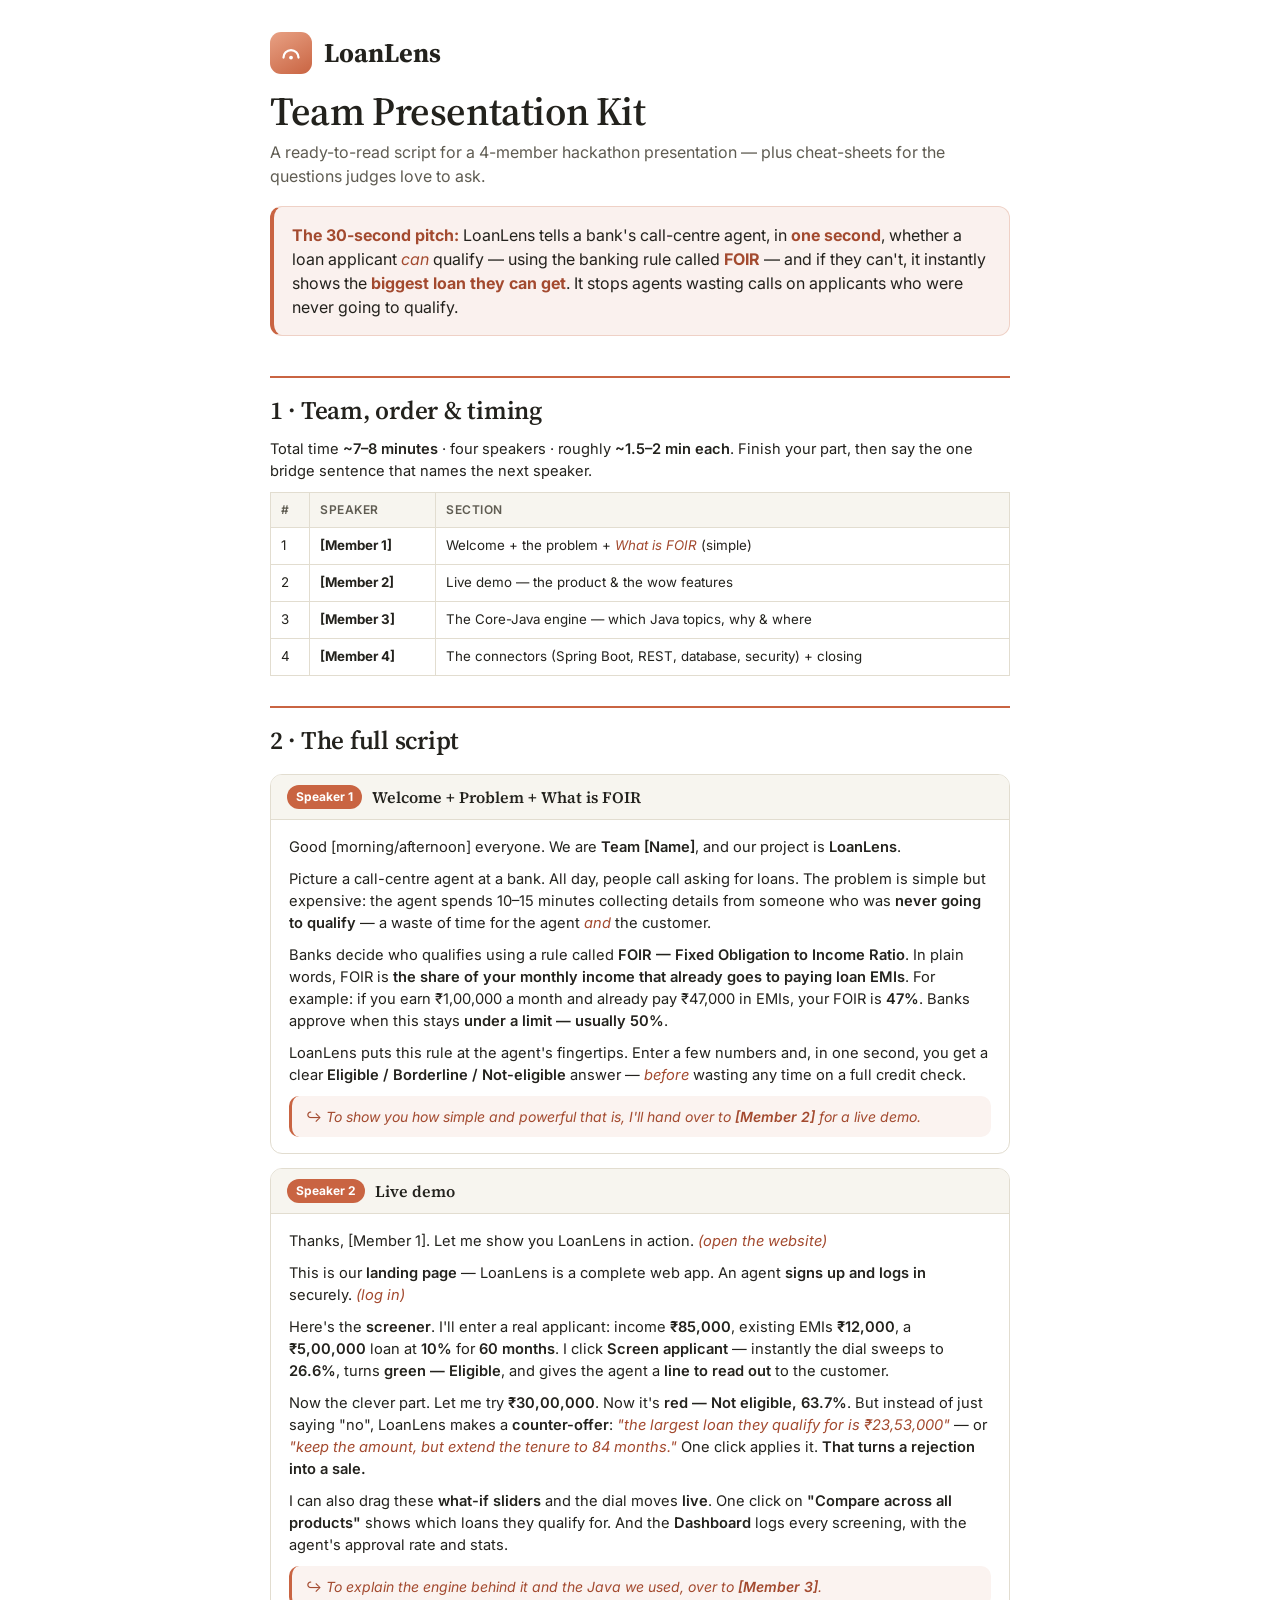
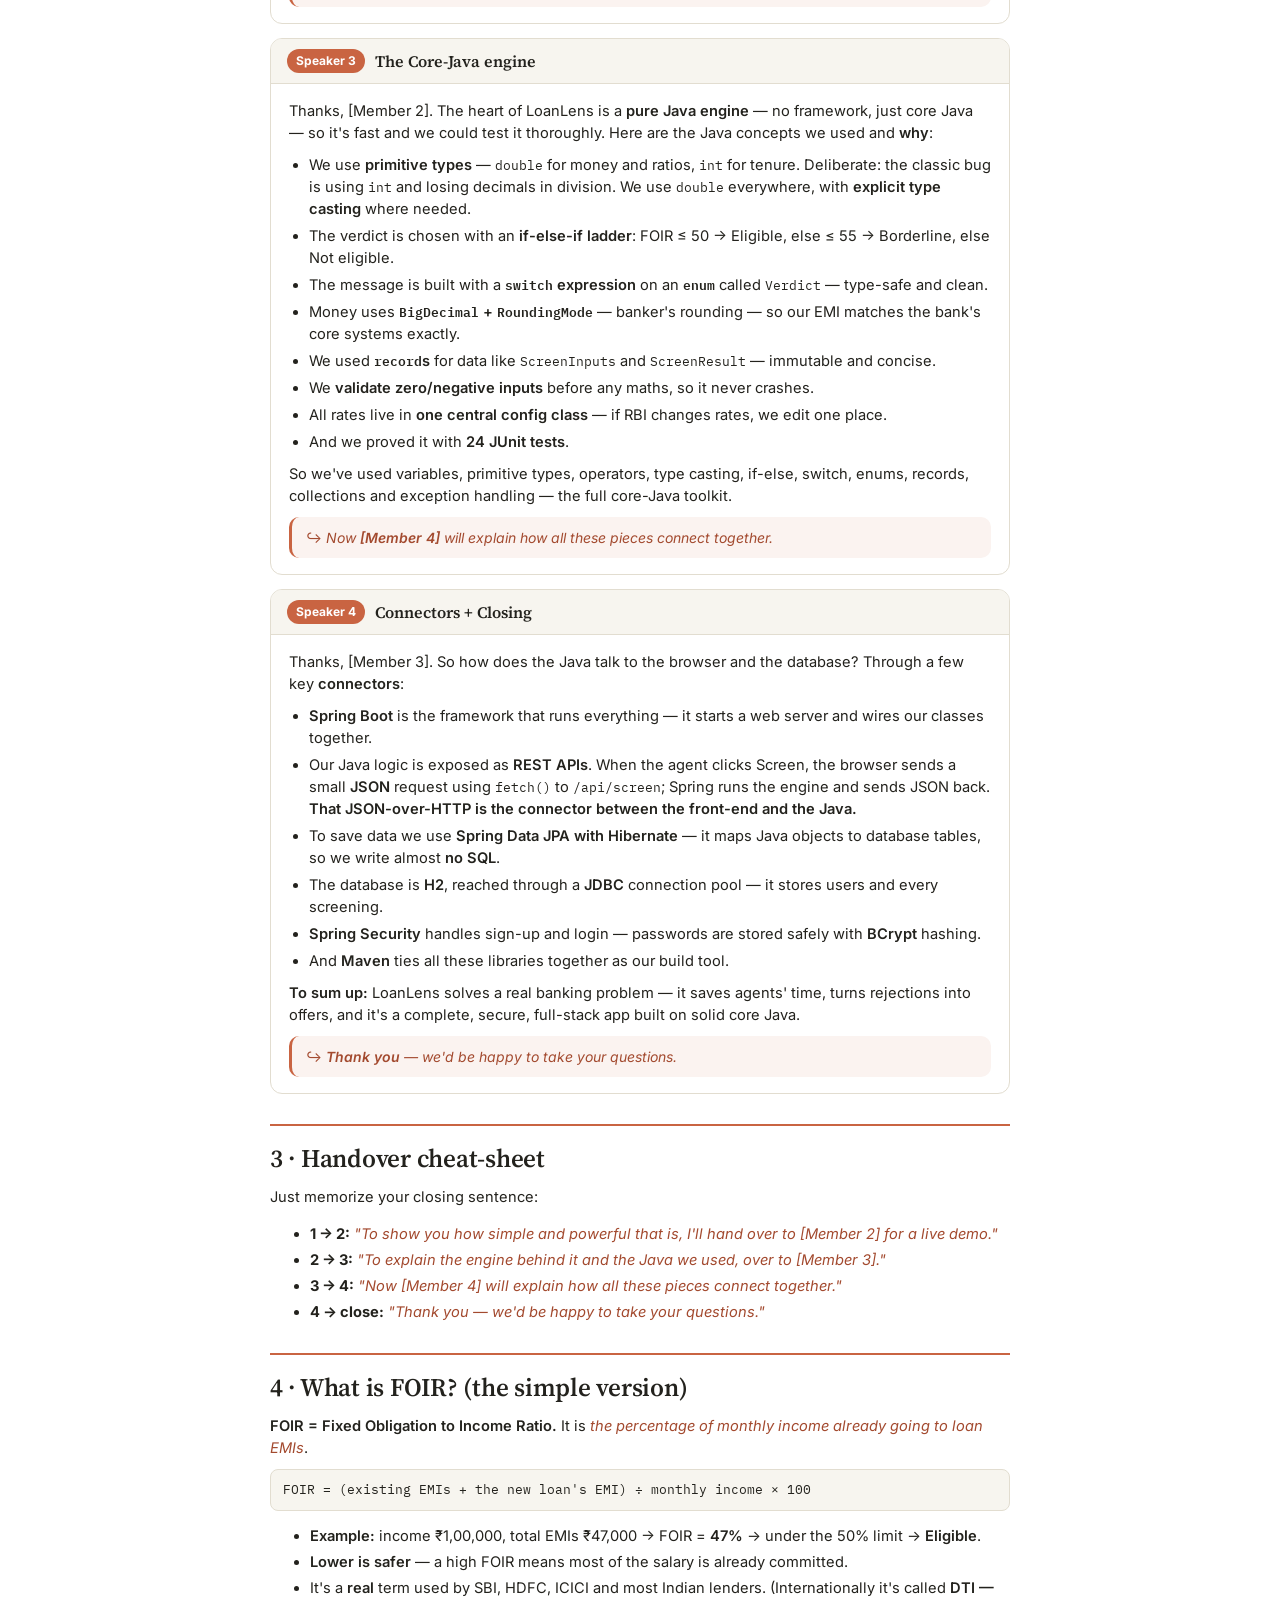
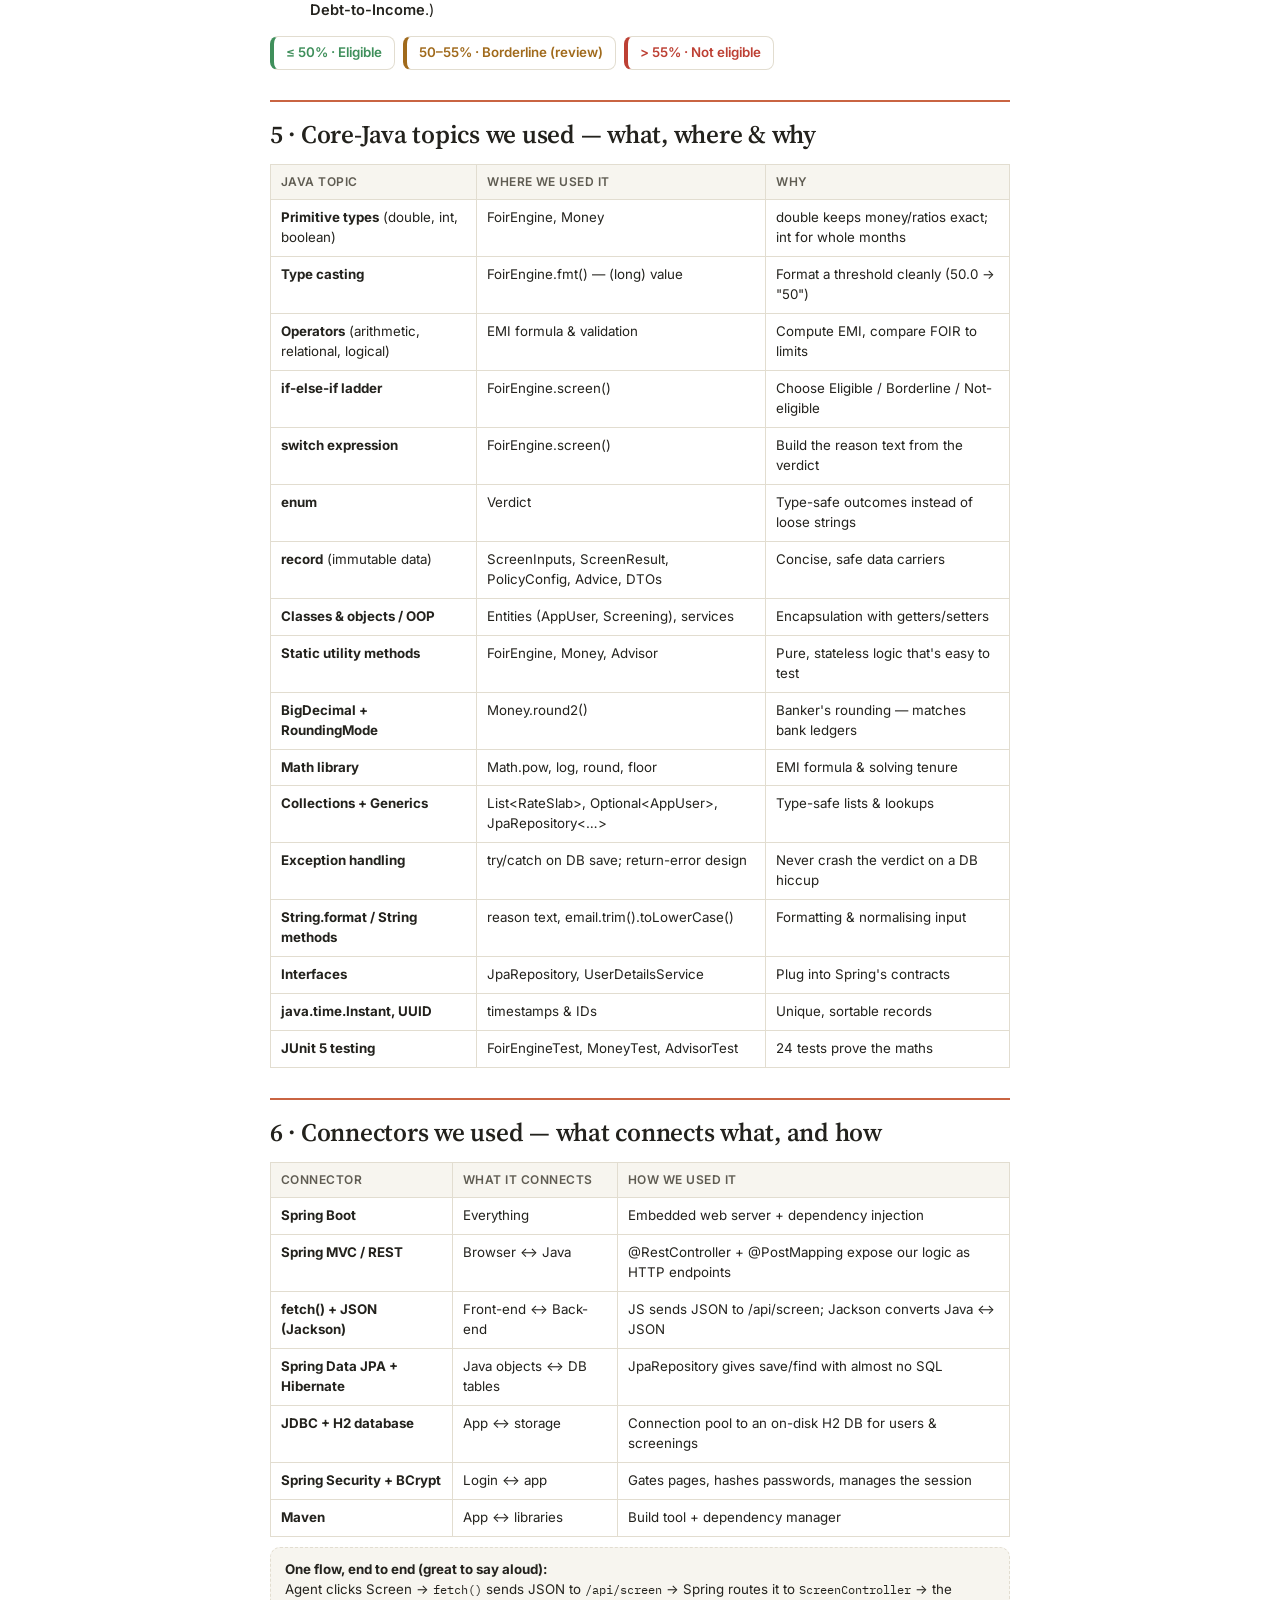
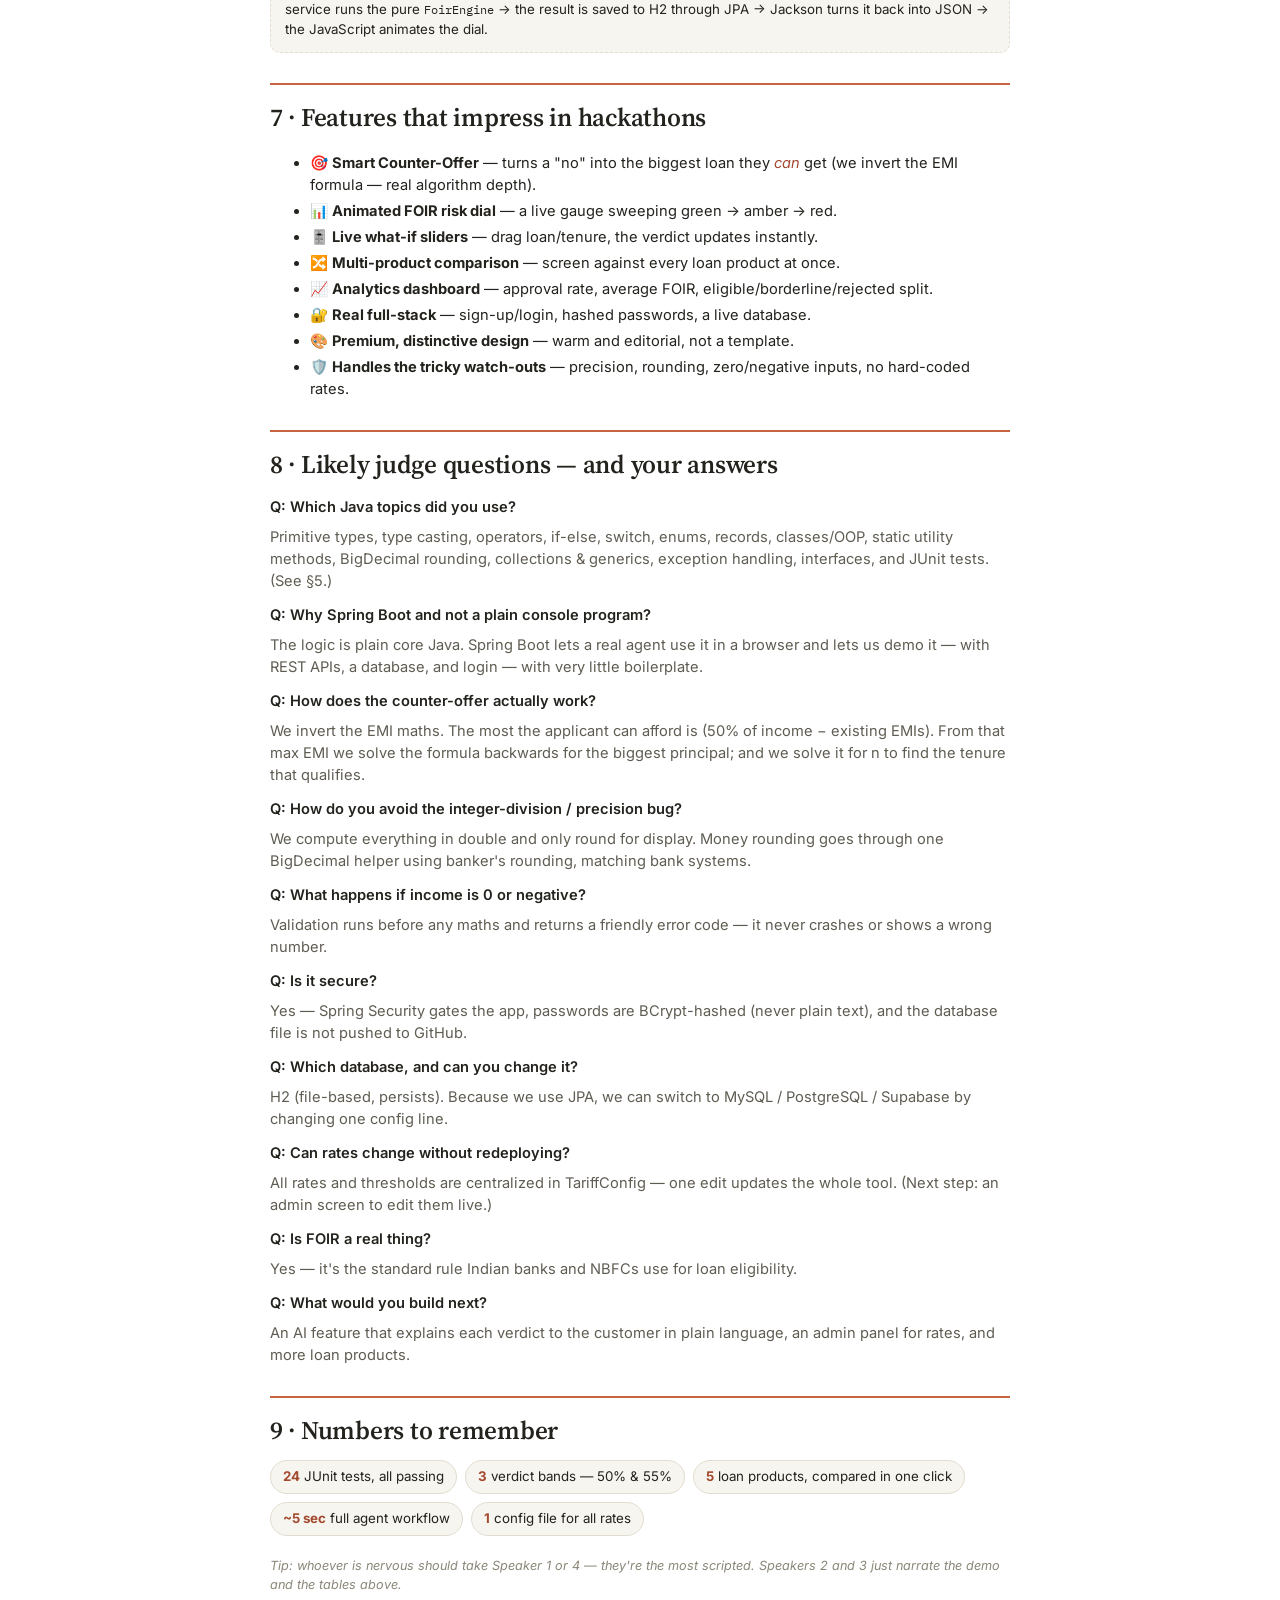
<file: docs/LoanLens-Presentation.html>
<!doctype html>
<html lang="en">
<head>
  <meta charset="utf-8" />
  <meta name="viewport" content="width=device-width, initial-scale=1" />
  <title>LoanLens — Team Presentation Kit</title>
  <link rel="preconnect" href="https://fonts.googleapis.com" />
  <link rel="preconnect" href="https://fonts.gstatic.com" crossorigin />
  <link href="https://fonts.googleapis.com/css2?family=IBM+Plex+Mono:wght@500&family=Inter:wght@400;500;600;700&family=Source+Serif+4:opsz,wght@8..60,400;8..60,500;8..60,600;8..60,700&display=swap" rel="stylesheet" />
  <style>
    :root {
      --ink: #23221d;
      --dim: #5f5c52;
      --faint: #8a8678;
      --brand: #c96442;
      --brand-dark: #a34a2f;
      --green: #3f8f5b;
      --amber: #a06a1c;
      --red: #bd4034;
      --cream: #f7f5ef;
      --line: #e2ddd0;
      --serif: "Source Serif 4", Georgia, "Times New Roman", serif;
      --sans: "Inter", -apple-system, "Helvetica Neue", Arial, sans-serif;
      --mono: "IBM Plex Mono", ui-monospace, monospace;
    }
    * { box-sizing: border-box; }
    html { -webkit-print-color-adjust: exact; print-color-adjust: exact; }
    body {
      margin: 0;
      font-family: var(--sans);
      color: var(--ink);
      font-size: 11pt;
      line-height: 1.5;
      background: #fff;
    }
    .page { max-width: 800px; margin: 0 auto; padding: 24px 30px 60px; }

    h1, h2, h3, h4 { font-family: var(--serif); font-weight: 600; color: var(--ink); letter-spacing: -0.01em; }
    h2 { font-size: 19pt; margin: 30px 0 4px; padding-top: 14px; border-top: 2px solid var(--brand); }
    h3 { font-size: 13pt; margin: 18px 0 6px; }
    p { margin: 8px 0; }
    a { color: var(--brand-dark); }
    em { color: var(--brand-dark); font-style: italic; }
    strong { font-weight: 600; }
    code, .mono { font-family: var(--mono); font-size: 0.9em; }

    /* cover */
    .cover { text-align: left; padding: 8px 0 4px; }
    .logo { display: inline-flex; align-items: center; gap: 12px; }
    .logo .mark {
      width: 42px; height: 42px; border-radius: 11px; display: grid; place-items: center;
      background: linear-gradient(150deg, #e8a184, var(--brand));
    }
    .logo .mark svg { width: 24px; height: 24px; }
    .logo .name { font-family: var(--serif); font-weight: 700; font-size: 20pt; }
    .cover h1 { font-size: 30pt; line-height: 1.05; margin: 16px 0 6px; }
    .cover .sub { color: var(--dim); font-size: 12pt; }
    .pitch {
      margin: 18px 0 6px; padding: 16px 18px; border-radius: 12px;
      background: color-mix(in srgb, var(--brand) 9%, #fff);
      border: 1px solid color-mix(in srgb, var(--brand) 30%, #fff);
      border-left: 4px solid var(--brand);
      font-size: 12pt;
    }
    .pitch b { color: var(--brand-dark); }

    /* tables */
    table { width: 100%; border-collapse: collapse; margin: 10px 0; font-size: 10pt; page-break-inside: auto; }
    th, td { text-align: left; padding: 8px 10px; border: 1px solid var(--line); vertical-align: top; }
    th { background: var(--cream); font-weight: 600; font-size: 9pt; text-transform: uppercase; letter-spacing: 0.04em; color: var(--dim); }
    tr { page-break-inside: avoid; }
    td b, td strong { color: var(--ink); }

    /* speaker cards */
    .speaker {
      margin: 14px 0; border: 1px solid var(--line); border-radius: 12px; overflow: hidden;
      page-break-inside: avoid;
    }
    .speaker__head {
      background: var(--cream); padding: 10px 16px; border-bottom: 1px solid var(--line);
      font-family: var(--serif); font-weight: 600; font-size: 12pt;
      display: flex; align-items: center; gap: 10px;
    }
    .speaker__badge {
      background: var(--brand); color: #fff; font-family: var(--sans); font-weight: 700;
      font-size: 9pt; padding: 3px 9px; border-radius: 999px;
    }
    .speaker__body { padding: 6px 18px 14px; }
    .speaker__body p { margin: 10px 0; }
    .speaker__body ul { margin: 8px 0; padding-left: 20px; }
    .speaker__body li { margin: 5px 0; }

    .handover {
      margin: 10px 0 2px; padding: 10px 14px; border-radius: 10px;
      background: color-mix(in srgb, var(--brand) 8%, #fff);
      border-left: 3px solid var(--brand);
      font-style: italic; color: var(--brand-dark); font-size: 10.5pt;
    }
    .handover::before { content: "↪ "; font-style: normal; }

    .formula {
      font-family: var(--mono); font-size: 10pt; background: var(--cream);
      border: 1px solid var(--line); border-radius: 8px; padding: 10px 12px; margin: 10px 0;
    }
    .bands { display: flex; gap: 8px; margin: 10px 0; flex-wrap: wrap; }
    .band { padding: 6px 12px; border-radius: 8px; font-size: 10pt; font-weight: 600; border: 1px solid var(--line); border-left-width: 4px; }
    .band.g { border-left-color: var(--green); color: var(--green); }
    .band.a { border-left-color: var(--amber); color: var(--amber); }
    .band.r { border-left-color: var(--red); color: var(--red); }

    .flow {
      margin: 10px 0; padding: 12px 14px; border-radius: 10px; background: var(--cream);
      border: 1px dashed var(--line); font-size: 10pt;
    }
    .qa { margin: 10px 0; }
    .qa .q { font-weight: 600; color: var(--ink); margin-top: 12px; }
    .qa .a { color: var(--dim); margin-top: 2px; }

    .chips { display: flex; flex-wrap: wrap; gap: 8px; margin: 10px 0; }
    .chip { padding: 6px 12px; border-radius: 999px; background: var(--cream); border: 1px solid var(--line); font-size: 10pt; }
    .chip b { color: var(--brand-dark); }

    .note { color: var(--faint); font-size: 9.5pt; font-style: italic; margin-top: 20px; }
    .break { page-break-before: always; }
    ul.tight li { margin: 4px 0; }
  </style>
</head>
<body>
  <div class="page">

    <!-- COVER -->
    <div class="cover">
      <div class="logo">
        <span class="mark"><svg viewBox="0 0 32 32"><path d="M6 22a10 10 0 1 1 20 0" fill="none" stroke="#fff" stroke-width="3" stroke-linecap="round"/><circle cx="16" cy="22" r="2.5" fill="#fff"/></svg></span>
        <span class="name">LoanLens</span>
      </div>
      <h1>Team Presentation Kit</h1>
      <p class="sub">A ready-to-read script for a 4-member hackathon presentation — plus cheat-sheets for the questions judges love to ask.</p>
      <div class="pitch">
        <b>The 30-second pitch:</b> LoanLens tells a bank's call-centre agent, in <b>one second</b>,
        whether a loan applicant <em>can</em> qualify — using the banking rule called <b>FOIR</b> — and
        if they can't, it instantly shows the <b>biggest loan they can get</b>. It stops agents wasting
        calls on applicants who were never going to qualify.
      </div>
    </div>

    <!-- 1. TEAM & TIMING -->
    <h2>1 · Team, order &amp; timing</h2>
    <p>Total time <strong>~7–8 minutes</strong> · four speakers · roughly <strong>~1.5–2 min each</strong>.
    Finish your part, then say the one bridge sentence that names the next speaker.</p>
    <table>
      <thead><tr><th>#</th><th>Speaker</th><th>Section</th></tr></thead>
      <tbody>
        <tr><td>1</td><td><b>[Member 1]</b></td><td>Welcome + the problem + <em>What is FOIR</em> (simple)</td></tr>
        <tr><td>2</td><td><b>[Member 2]</b></td><td>Live demo — the product &amp; the wow features</td></tr>
        <tr><td>3</td><td><b>[Member 3]</b></td><td>The Core-Java engine — which Java topics, why &amp; where</td></tr>
        <tr><td>4</td><td><b>[Member 4]</b></td><td>The connectors (Spring Boot, REST, database, security) + closing</td></tr>
      </tbody>
    </table>

    <!-- 2. FULL SCRIPT -->
    <h2>2 · The full script</h2>

    <div class="speaker">
      <div class="speaker__head"><span class="speaker__badge">Speaker 1</span> Welcome + Problem + What is FOIR</div>
      <div class="speaker__body">
        <p>Good [morning/afternoon] everyone. We are <strong>Team [Name]</strong>, and our project is <strong>LoanLens</strong>.</p>
        <p>Picture a call-centre agent at a bank. All day, people call asking for loans. The problem is simple but expensive: the agent spends 10–15 minutes collecting details from someone who was <strong>never going to qualify</strong> — a waste of time for the agent <em>and</em> the customer.</p>
        <p>Banks decide who qualifies using a rule called <strong>FOIR — Fixed Obligation to Income Ratio</strong>. In plain words, FOIR is <strong>the share of your monthly income that already goes to paying loan EMIs</strong>. For example: if you earn ₹1,00,000 a month and already pay ₹47,000 in EMIs, your FOIR is <strong>47%</strong>. Banks approve when this stays <strong>under a limit — usually 50%</strong>.</p>
        <p>LoanLens puts this rule at the agent's fingertips. Enter a few numbers and, in one second, you get a clear <strong>Eligible / Borderline / Not-eligible</strong> answer — <em>before</em> wasting any time on a full credit check.</p>
        <div class="handover">To show you how simple and powerful that is, I'll hand over to <strong>[Member 2]</strong> for a live demo.</div>
      </div>
    </div>

    <div class="speaker">
      <div class="speaker__head"><span class="speaker__badge">Speaker 2</span> Live demo</div>
      <div class="speaker__body">
        <p>Thanks, [Member 1]. Let me show you LoanLens in action. <em>(open the website)</em></p>
        <p>This is our <strong>landing page</strong> — LoanLens is a complete web app. An agent <strong>signs up and logs in</strong> securely. <em>(log in)</em></p>
        <p>Here's the <strong>screener</strong>. I'll enter a real applicant: income <strong>₹85,000</strong>, existing EMIs <strong>₹12,000</strong>, a <strong>₹5,00,000</strong> loan at <strong>10%</strong> for <strong>60 months</strong>. I click <strong>Screen applicant</strong> — instantly the dial sweeps to <strong>26.6%</strong>, turns <strong>green — Eligible</strong>, and gives the agent a <strong>line to read out</strong> to the customer.</p>
        <p>Now the clever part. Let me try <strong>₹30,00,000</strong>. Now it's <strong>red — Not eligible, 63.7%</strong>. But instead of just saying "no", LoanLens makes a <strong>counter-offer</strong>: <em>"the largest loan they qualify for is ₹23,53,000"</em> — or <em>"keep the amount, but extend the tenure to 84 months."</em> One click applies it. <strong>That turns a rejection into a sale.</strong></p>
        <p>I can also drag these <strong>what-if sliders</strong> and the dial moves <strong>live</strong>. One click on <strong>"Compare across all products"</strong> shows which loans they qualify for. And the <strong>Dashboard</strong> logs every screening, with the agent's approval rate and stats.</p>
        <div class="handover">To explain the engine behind it and the Java we used, over to <strong>[Member 3]</strong>.</div>
      </div>
    </div>

    <div class="speaker">
      <div class="speaker__head"><span class="speaker__badge">Speaker 3</span> The Core-Java engine</div>
      <div class="speaker__body">
        <p>Thanks, [Member 2]. The heart of LoanLens is a <strong>pure Java engine</strong> — no framework, just core Java — so it's fast and we could test it thoroughly. Here are the Java concepts we used and <strong>why</strong>:</p>
        <ul>
          <li>We use <strong>primitive types</strong> — <code>double</code> for money and ratios, <code>int</code> for tenure. Deliberate: the classic bug is using <code>int</code> and losing decimals in division. We use <code>double</code> everywhere, with <strong>explicit type casting</strong> where needed.</li>
          <li>The verdict is chosen with an <strong>if-else-if ladder</strong>: FOIR ≤ 50 → Eligible, else ≤ 55 → Borderline, else Not eligible.</li>
          <li>The message is built with a <strong><code>switch</code> expression</strong> on an <strong><code>enum</code></strong> called <code>Verdict</code> — type-safe and clean.</li>
          <li>Money uses <strong><code>BigDecimal</code> + <code>RoundingMode</code></strong> — banker's rounding — so our EMI matches the bank's core systems exactly.</li>
          <li>We used <strong><code>record</code>s</strong> for data like <code>ScreenInputs</code> and <code>ScreenResult</code> — immutable and concise.</li>
          <li>We <strong>validate zero/negative inputs</strong> before any maths, so it never crashes.</li>
          <li>All rates live in <strong>one central config class</strong> — if RBI changes rates, we edit one place.</li>
          <li>And we proved it with <strong>24 JUnit tests</strong>.</li>
        </ul>
        <p>So we've used variables, primitive types, operators, type casting, if-else, switch, enums, records, collections and exception handling — the full core-Java toolkit.</p>
        <div class="handover">Now <strong>[Member 4]</strong> will explain how all these pieces connect together.</div>
      </div>
    </div>

    <div class="speaker">
      <div class="speaker__head"><span class="speaker__badge">Speaker 4</span> Connectors + Closing</div>
      <div class="speaker__body">
        <p>Thanks, [Member 3]. So how does the Java talk to the browser and the database? Through a few key <strong>connectors</strong>:</p>
        <ul>
          <li><strong>Spring Boot</strong> is the framework that runs everything — it starts a web server and wires our classes together.</li>
          <li>Our Java logic is exposed as <strong>REST APIs</strong>. When the agent clicks Screen, the browser sends a small <strong>JSON</strong> request using <code>fetch()</code> to <code>/api/screen</code>; Spring runs the engine and sends JSON back. <strong>That JSON-over-HTTP is the connector between the front-end and the Java.</strong></li>
          <li>To save data we use <strong>Spring Data JPA with Hibernate</strong> — it maps Java objects to database tables, so we write almost <strong>no SQL</strong>.</li>
          <li>The database is <strong>H2</strong>, reached through a <strong>JDBC</strong> connection pool — it stores users and every screening.</li>
          <li><strong>Spring Security</strong> handles sign-up and login — passwords are stored safely with <strong>BCrypt</strong> hashing.</li>
          <li>And <strong>Maven</strong> ties all these libraries together as our build tool.</li>
        </ul>
        <p><strong>To sum up:</strong> LoanLens solves a real banking problem — it saves agents' time, turns rejections into offers, and it's a complete, secure, full-stack app built on solid core Java.</p>
        <div class="handover"><strong>Thank you</strong> — we'd be happy to take your questions.</div>
      </div>
    </div>

    <!-- 3. HANDOVER CHEAT SHEET -->
    <h2>3 · Handover cheat-sheet</h2>
    <p>Just memorize your closing sentence:</p>
    <ul class="tight">
      <li><b>1 → 2:</b> <em>"To show you how simple and powerful that is, I'll hand over to [Member 2] for a live demo."</em></li>
      <li><b>2 → 3:</b> <em>"To explain the engine behind it and the Java we used, over to [Member 3]."</em></li>
      <li><b>3 → 4:</b> <em>"Now [Member 4] will explain how all these pieces connect together."</em></li>
      <li><b>4 → close:</b> <em>"Thank you — we'd be happy to take your questions."</em></li>
    </ul>

    <!-- 4. WHAT IS FOIR -->
    <h2 class="break">4 · What is FOIR? (the simple version)</h2>
    <p><strong>FOIR = Fixed Obligation to Income Ratio.</strong> It is <em>the percentage of monthly income already going to loan EMIs</em>.</p>
    <div class="formula">FOIR  =  (existing EMIs  +  the new loan's EMI)  ÷  monthly income  × 100</div>
    <ul class="tight">
      <li><strong>Example:</strong> income ₹1,00,000, total EMIs ₹47,000 → FOIR = <strong>47%</strong> → under the 50% limit → <strong>Eligible</strong>.</li>
      <li><strong>Lower is safer</strong> — a high FOIR means most of the salary is already committed.</li>
      <li>It's a <strong>real</strong> term used by SBI, HDFC, ICICI and most Indian lenders. (Internationally it's called <strong>DTI — Debt-to-Income</strong>.)</li>
    </ul>
    <div class="bands">
      <span class="band g">≤ 50% · Eligible</span>
      <span class="band a">50–55% · Borderline (review)</span>
      <span class="band r">&gt; 55% · Not eligible</span>
    </div>

    <!-- 5. JAVA TOPICS -->
    <h2>5 · Core-Java topics we used — what, where &amp; why</h2>
    <table>
      <thead><tr><th>Java topic</th><th>Where we used it</th><th>Why</th></tr></thead>
      <tbody>
        <tr><td><b>Primitive types</b> (double, int, boolean)</td><td>FoirEngine, Money</td><td>double keeps money/ratios exact; int for whole months</td></tr>
        <tr><td><b>Type casting</b></td><td>FoirEngine.fmt() — (long) value</td><td>Format a threshold cleanly (50.0 → "50")</td></tr>
        <tr><td><b>Operators</b> (arithmetic, relational, logical)</td><td>EMI formula &amp; validation</td><td>Compute EMI, compare FOIR to limits</td></tr>
        <tr><td><b>if-else-if ladder</b></td><td>FoirEngine.screen()</td><td>Choose Eligible / Borderline / Not-eligible</td></tr>
        <tr><td><b>switch expression</b></td><td>FoirEngine.screen()</td><td>Build the reason text from the verdict</td></tr>
        <tr><td><b>enum</b></td><td>Verdict</td><td>Type-safe outcomes instead of loose strings</td></tr>
        <tr><td><b>record</b> (immutable data)</td><td>ScreenInputs, ScreenResult, PolicyConfig, Advice, DTOs</td><td>Concise, safe data carriers</td></tr>
        <tr><td><b>Classes &amp; objects / OOP</b></td><td>Entities (AppUser, Screening), services</td><td>Encapsulation with getters/setters</td></tr>
        <tr><td><b>Static utility methods</b></td><td>FoirEngine, Money, Advisor</td><td>Pure, stateless logic that's easy to test</td></tr>
        <tr><td><b>BigDecimal + RoundingMode</b></td><td>Money.round2()</td><td>Banker's rounding — matches bank ledgers</td></tr>
        <tr><td><b>Math library</b></td><td>Math.pow, log, round, floor</td><td>EMI formula &amp; solving tenure</td></tr>
        <tr><td><b>Collections + Generics</b></td><td>List&lt;RateSlab&gt;, Optional&lt;AppUser&gt;, JpaRepository&lt;…&gt;</td><td>Type-safe lists &amp; lookups</td></tr>
        <tr><td><b>Exception handling</b></td><td>try/catch on DB save; return-error design</td><td>Never crash the verdict on a DB hiccup</td></tr>
        <tr><td><b>String.format / String methods</b></td><td>reason text, email.trim().toLowerCase()</td><td>Formatting &amp; normalising input</td></tr>
        <tr><td><b>Interfaces</b></td><td>JpaRepository, UserDetailsService</td><td>Plug into Spring's contracts</td></tr>
        <tr><td><b>java.time.Instant, UUID</b></td><td>timestamps &amp; IDs</td><td>Unique, sortable records</td></tr>
        <tr><td><b>JUnit 5 testing</b></td><td>FoirEngineTest, MoneyTest, AdvisorTest</td><td>24 tests prove the maths</td></tr>
      </tbody>
    </table>

    <!-- 6. CONNECTORS -->
    <h2 class="break">6 · Connectors we used — what connects what, and how</h2>
    <table>
      <thead><tr><th>Connector</th><th>What it connects</th><th>How we used it</th></tr></thead>
      <tbody>
        <tr><td><b>Spring Boot</b></td><td>Everything</td><td>Embedded web server + dependency injection</td></tr>
        <tr><td><b>Spring MVC / REST</b></td><td>Browser ↔ Java</td><td>@RestController + @PostMapping expose our logic as HTTP endpoints</td></tr>
        <tr><td><b>fetch() + JSON (Jackson)</b></td><td>Front-end ↔ Back-end</td><td>JS sends JSON to /api/screen; Jackson converts Java ↔ JSON</td></tr>
        <tr><td><b>Spring Data JPA + Hibernate</b></td><td>Java objects ↔ DB tables</td><td>JpaRepository gives save/find with almost no SQL</td></tr>
        <tr><td><b>JDBC + H2 database</b></td><td>App ↔ storage</td><td>Connection pool to an on-disk H2 DB for users &amp; screenings</td></tr>
        <tr><td><b>Spring Security + BCrypt</b></td><td>Login ↔ app</td><td>Gates pages, hashes passwords, manages the session</td></tr>
        <tr><td><b>Maven</b></td><td>App ↔ libraries</td><td>Build tool + dependency manager</td></tr>
      </tbody>
    </table>
    <div class="flow">
      <b>One flow, end to end (great to say aloud):</b><br />
      Agent clicks Screen → <code>fetch()</code> sends JSON to <code>/api/screen</code> → Spring routes it to
      <code>ScreenController</code> → the service runs the pure <code>FoirEngine</code> → the result is saved to H2
      through JPA → Jackson turns it back into JSON → the JavaScript animates the dial.
    </div>

    <!-- 7. FEATURES -->
    <h2>7 · Features that impress in hackathons</h2>
    <ul class="tight">
      <li>🎯 <b>Smart Counter-Offer</b> — turns a "no" into the biggest loan they <em>can</em> get (we invert the EMI formula — real algorithm depth).</li>
      <li>📊 <b>Animated FOIR risk dial</b> — a live gauge sweeping green → amber → red.</li>
      <li>🎚️ <b>Live what-if sliders</b> — drag loan/tenure, the verdict updates instantly.</li>
      <li>🔀 <b>Multi-product comparison</b> — screen against every loan product at once.</li>
      <li>📈 <b>Analytics dashboard</b> — approval rate, average FOIR, eligible/borderline/rejected split.</li>
      <li>🔐 <b>Real full-stack</b> — sign-up/login, hashed passwords, a live database.</li>
      <li>🎨 <b>Premium, distinctive design</b> — warm and editorial, not a template.</li>
      <li>🛡️ <b>Handles the tricky watch-outs</b> — precision, rounding, zero/negative inputs, no hard-coded rates.</li>
    </ul>

    <!-- 8. Q&A -->
    <h2 class="break">8 · Likely judge questions — and your answers</h2>
    <div class="qa">
      <p class="q">Q: Which Java topics did you use?</p>
      <p class="a">Primitive types, type casting, operators, if-else, switch, enums, records, classes/OOP, static utility methods, BigDecimal rounding, collections &amp; generics, exception handling, interfaces, and JUnit tests. (See §5.)</p>
      <p class="q">Q: Why Spring Boot and not a plain console program?</p>
      <p class="a">The logic is plain core Java. Spring Boot lets a real agent use it in a browser and lets us demo it — with REST APIs, a database, and login — with very little boilerplate.</p>
      <p class="q">Q: How does the counter-offer actually work?</p>
      <p class="a">We invert the EMI maths. The most the applicant can afford is (50% of income − existing EMIs). From that max EMI we solve the formula backwards for the biggest principal; and we solve it for n to find the tenure that qualifies.</p>
      <p class="q">Q: How do you avoid the integer-division / precision bug?</p>
      <p class="a">We compute everything in double and only round for display. Money rounding goes through one BigDecimal helper using banker's rounding, matching bank systems.</p>
      <p class="q">Q: What happens if income is 0 or negative?</p>
      <p class="a">Validation runs before any maths and returns a friendly error code — it never crashes or shows a wrong number.</p>
      <p class="q">Q: Is it secure?</p>
      <p class="a">Yes — Spring Security gates the app, passwords are BCrypt-hashed (never plain text), and the database file is not pushed to GitHub.</p>
      <p class="q">Q: Which database, and can you change it?</p>
      <p class="a">H2 (file-based, persists). Because we use JPA, we can switch to MySQL / PostgreSQL / Supabase by changing one config line.</p>
      <p class="q">Q: Can rates change without redeploying?</p>
      <p class="a">All rates and thresholds are centralized in TariffConfig — one edit updates the whole tool. (Next step: an admin screen to edit them live.)</p>
      <p class="q">Q: Is FOIR a real thing?</p>
      <p class="a">Yes — it's the standard rule Indian banks and NBFCs use for loan eligibility.</p>
      <p class="q">Q: What would you build next?</p>
      <p class="a">An AI feature that explains each verdict to the customer in plain language, an admin panel for rates, and more loan products.</p>
    </div>

    <!-- 9. NUMBERS -->
    <h2>9 · Numbers to remember</h2>
    <div class="chips">
      <span class="chip"><b>24</b> JUnit tests, all passing</span>
      <span class="chip"><b>3</b> verdict bands — 50% &amp; 55%</span>
      <span class="chip"><b>5</b> loan products, compared in one click</span>
      <span class="chip"><b>~5 sec</b> full agent workflow</span>
      <span class="chip"><b>1</b> config file for all rates</span>
    </div>

    <p class="note">Tip: whoever is nervous should take Speaker 1 or 4 — they're the most scripted. Speakers 2 and 3 just narrate the demo and the tables above.</p>

  </div>
</body>
</html>
</file>
